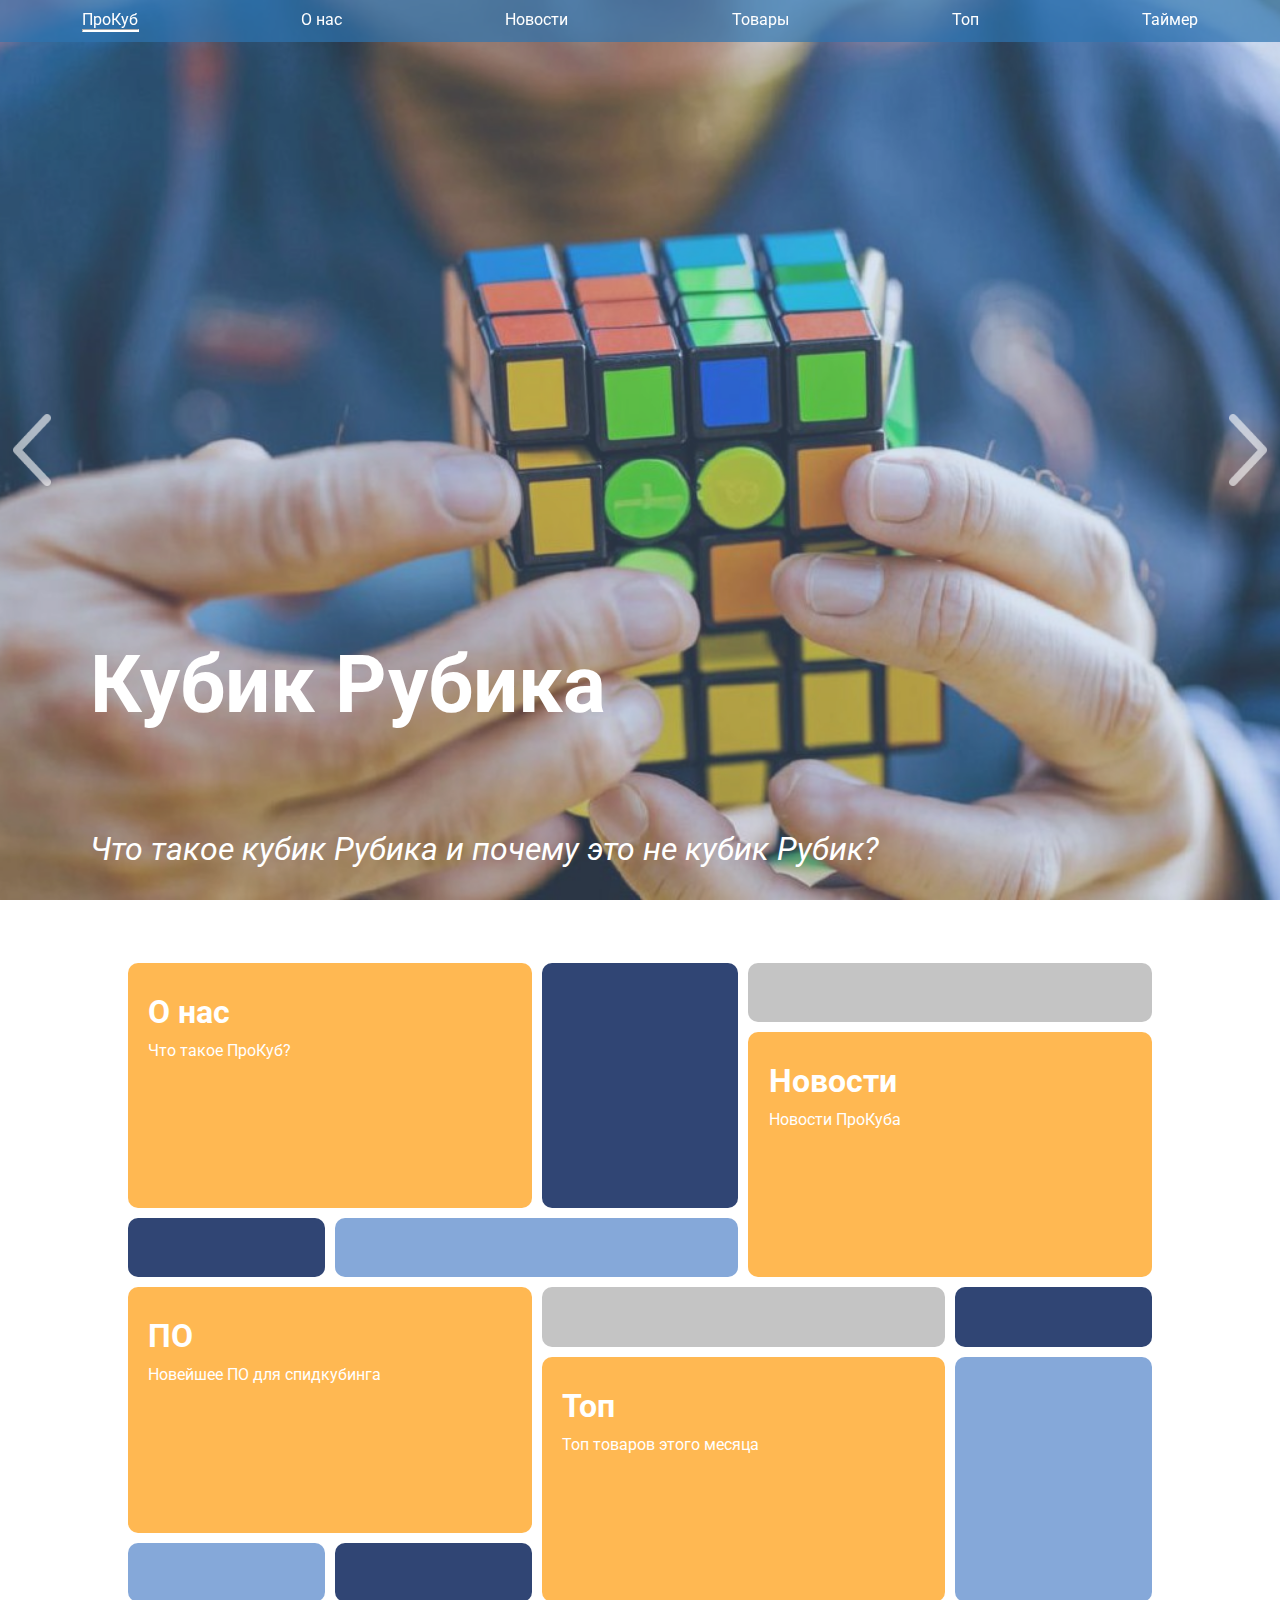
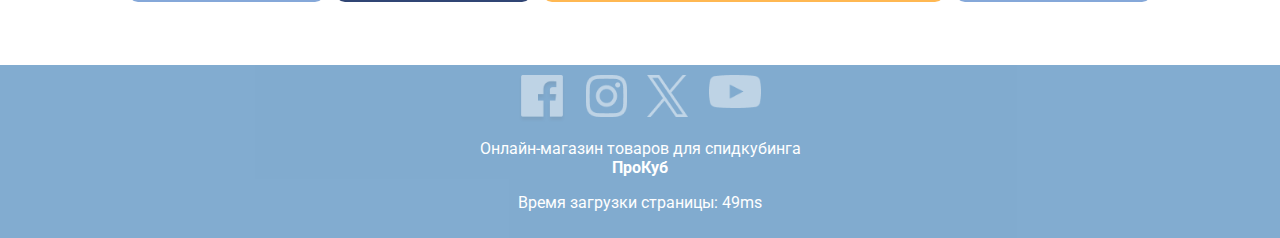
<file: index.html>
<!DOCTYPE html>
<html lang="ru">
<head>
  <script type="text/javascript" src="src/common.js"></script>
  <meta charset="UTF-8">
  <meta name="viewport" content="width=device-width, initial-scale=1.0">
  <title>Прокуб</title>
  <link rel="stylesheet" type="text/css" href="public/css/style.css">
  <link rel="preconnect" href="https://fonts.googleapis.com">
  <link rel="preconnect" href="https://fonts.gstatic.com" crossorigin>
  <link href="https://fonts.googleapis.com/css2?family=Roboto&display=swap" rel="stylesheet">
  <script type="text/javascript" src="src/slider.js"></script>
  <link rel="shortcut icon" href="public/img/logo.png" type="image/png">
</head>
<body>
<!-- Header part -->
<header id="header">
  <div class="header__logo" id="top_menu_logo">
    <a href="#">
      <img src="public/img/logo.png" alt="logo">
    </a>
  </div>
  <nav id="top_menu" class="menu">
    <ul class="menu__navigation">
      <li><a href="index.html" class="menu__point"><h1 class="menu__shop-header">ПроКуб</h1><hr class="menu__underline"></a></li>
      <li><a href="about.html" class="menu__point">О нас<hr class="menu__underline"></a></li>
      <li><a href="news.html" class="menu__point">Новости<hr class="menu__underline"></a></li>
      <li><a href="shop.html" class="menu__point">Товары<hr class="menu__underline"></a></li>
      <li><a href="top.html" class="menu__point">Топ<hr class="menu__underline"></a></li>
      <li><a href="timer.html" class="menu__point">Таймер<hr class="menu__underline"></a></li>
    </ul>
  </nav>
</header>
<!-- Slider -->
<aside class="slider" id="slider">
  <div class="slider__background">
    <a href="#" onclick="prev_slide()">
      <div class="slider__arrow">
        <img src="public/img/left_arrow.png">
      </div>
    </a>
    <a href="#" id="slide" class="slider__container">
      <h2 id="slider__header"></h2>
      <p id="slider__text"></p>
    </a>
    <a href="#" onclick="next_slide()">
      <div class="slider__arrow">
        <img src="public/img/right_arrow.png">
      </div>
    </a>
  </div>
</aside>
<!-- Main part -->
<main class="tiles">
  <a href="about.html" id="post-1" class="article">
    <h3 class="article__header">О нас</h3>
    <p class="article__text">Что такое ПроКуб?</p>
  </a>
  <div id="post-2"></div>
  <div id="post-3"></div>
  <div id="post-4"></div>
  <a href="news.html" id="post-5" class="article">
    <h3 class="article__header">Новости</h3>
    <p class="article__text">Новости ПроКуба</p>
  </a>
  <div id="post-6"></div>
  <a href="software.html" id="post-7" class="article">
    <h3 class="article__header">ПО</h3>
    <p class="article__text">Новейшее ПО для спидкубинга</p>
  </a>
  <div id="post-8"></div>
  <div id="post-9"></div>
  <div id="post-10"></div>
  <a href="top.html" id="post-11" class="article">
    <h3 class="article__header">Топ</h3>
    <p class="article__text">Топ товаров этого месяца</p>
  </a>
  <div id="post-12"></div>
  <div id="post-13"></div>
</main>
<!-- Footer part -->
<footer>
  <ul class="icons">
    <li><a href="#"><img src="public/img/facebook.png" class="icons__icon"></a></li>
    <li><a href="#"><img src="public/img/instagram.png" class="icons__icon"></a></li>
    <li><a href="#"><img src="public/img/twitter.png" class="icons__icon"></a></li>
    <li><a href="#"><img src="public/img/youtube.png" class="icons__icon"></a></li>
  </ul>
  <p>
    Онлайн-магазин товаров для спидкубинга<br><b>ПроКуб</b>
  </p>
  <p id="load_time"></p>
</footer>
</body>
</html>
</file>
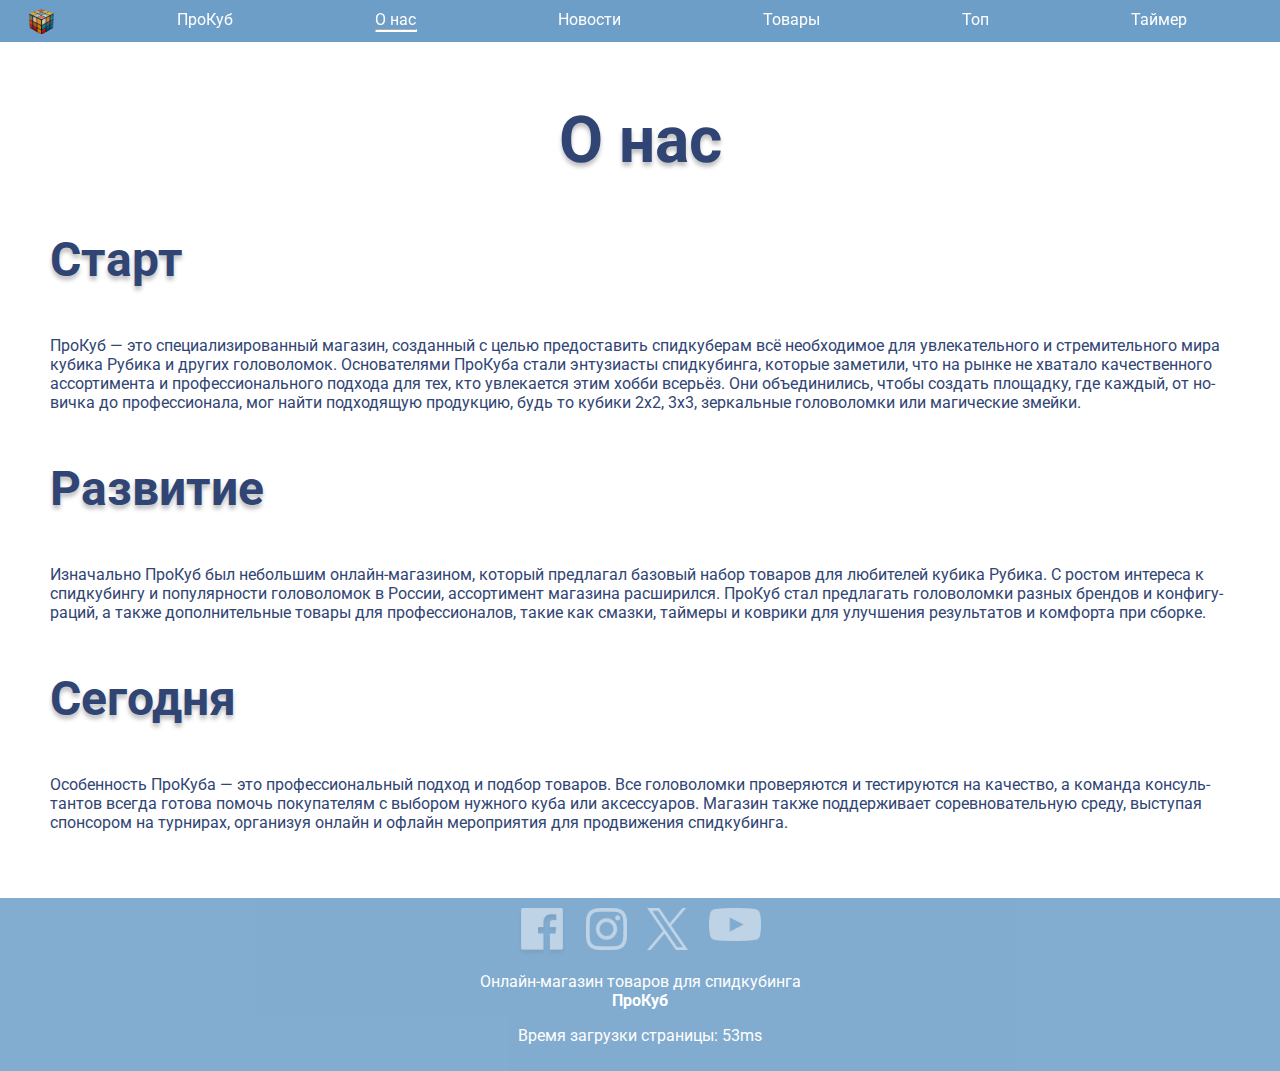
<file: about.html>
<!DOCTYPE html>
<html lang="ru">
<head>
  <script type="text/javascript" src="src/common.js"></script>
  <meta charset="UTF-8">
  <meta name="viewport" content="width=device-width, initial-scale=1.0">
  <title>Прокуб</title>
  <link rel="stylesheet" type="text/css" href="public/css/style.css">
  <link rel="preconnect" href="https://fonts.googleapis.com">
  <link rel="preconnect" href="https://fonts.gstatic.com" crossorigin>
  <link href="https://fonts.googleapis.com/css2?family=Roboto&display=swap" rel="stylesheet">
  <link rel="shortcut icon" href="public/img/logo.png" type="image/png">
</head>
<body>
<!-- Header part -->
<header id="header">
  <div class="header__logo" id="top_menu_logo">
    <a href="#">
      <img src="public/img/logo.png" alt="logo">
    </a>
  </div>
  <nav id="top_menu" class="menu">
    <ul class="menu__navigation">
      <li><a href="index.html" class="menu__point"><h1 class="menu__shop-header">ПроКуб</h1><hr class="menu__underline"></a></li>
      <li><a href="about.html" class="menu__point">О нас<hr class="menu__underline"></a></li>
      <li><a href="news.html" class="menu__point">Новости<hr class="menu__underline"></a></li>
      <li><a href="shop.html" class="menu__point">Товары<hr class="menu__underline"></a></li>
      <li><a href="top.html" class="menu__point">Топ<hr class="menu__underline"></a></li>
      <li><a href="timer.html" class="menu__point">Таймер<hr class="menu__underline"></a></li>
    </ul>
  </nav>
</header>
<!-- Main part -->
<main>
  <article class="content">
    <h2 class="content__title_big">О нас</h2>
    <h3 class="content__title">Старт</h3>
    <section>
      <p class="content__text">
        ПроКуб — это специализированный магазин, созданный с целью предоставить спидкуберам всё необходимое для увлекательного и стремительного мира кубика Рубика и других головоломок. Основателями ПроКуба стали энтузиасты спидкубинга, которые заметили, что на рынке не хватало качественного ассортимента и профессионального подхода для тех, кто увлекается этим хобби всерьёз. Они объединились, чтобы создать площадку, где каждый, от новичка до профессионала, мог найти подходящую продукцию, будь то кубики 2x2, 3x3, зеркальные головоломки или магические змейки.
      </p>
    </section>
    <h3 class="content__title">Развитие</h3>
    <section>
      <p class="content__text">
        Изначально ПроКуб был небольшим онлайн-магазином, который предлагал базовый набор товаров для любителей кубика Рубика. С ростом интереса к спидкубингу и популярности головоломок в России, ассортимент магазина расширился. ПроКуб стал предлагать головоломки разных брендов и конфигураций, а также дополнительные товары для профессионалов, такие как смазки, таймеры и коврики для улучшения результатов и комфорта при сборке.
      </p>
    </section>
    <h3 class="content__title">Сегодня</h3>
    <section>
      <p class="content__text">
        Особенность ПроКуба — это профессиональный подход и подбор товаров. Все головоломки проверяются и тестируются на качество, а команда консультантов всегда готова помочь покупателям с выбором нужного куба или аксесcуаров. Магазин также поддерживает соревновательную среду, выступая спонсором на турнирах, организуя онлайн и офлайн мероприятия для продвижения спидкубинга.
      </p>
    </section>
  </article>
</main>
<!-- Footer part -->
<footer>
  <ul class="icons">
    <li><a href="#"><img src="public/img/facebook.png" class="icons__icon"></a></li>
    <li><a href="#"><img src="public/img/instagram.png" class="icons__icon"></a></li>
    <li><a href="#"><img src="public/img/twitter.png" class="icons__icon"></a></li>
    <li><a href="#"><img src="public/img/youtube.png" class="icons__icon"></a></li>
  </ul>
  <p>
    Онлайн-магазин товаров для спидкубинга<br><b>ПроКуб</b>
  </p>
  <p id="load_time"></p>
</footer>
</body>
</html>
</file>
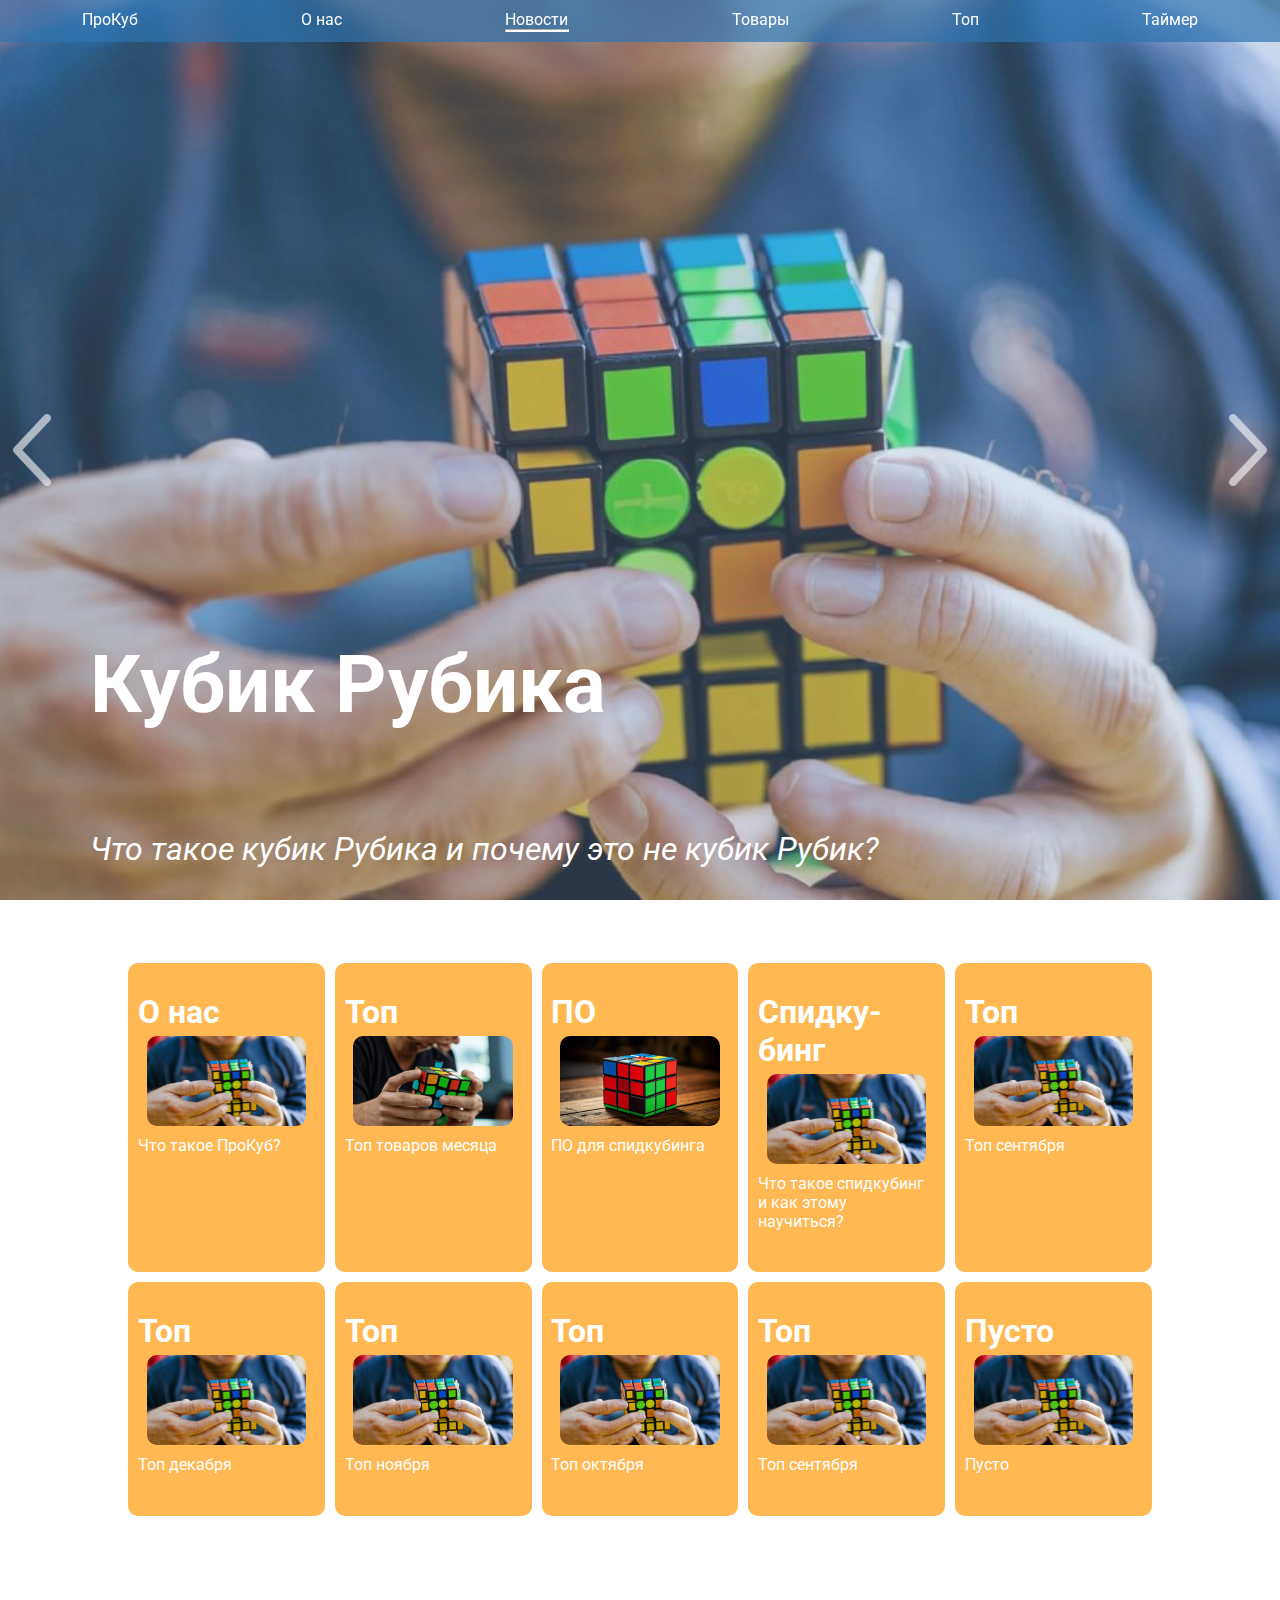
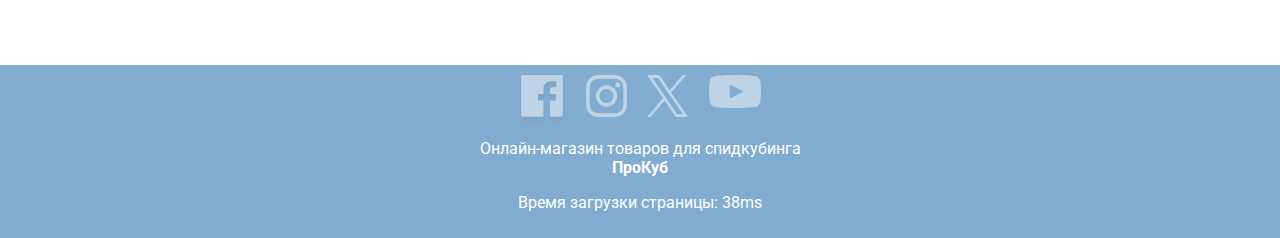
<file: news.html>
<!DOCTYPE html>
<html lang="ru">
<head>
  <script type="text/javascript" src="src/common.js"></script>
  <meta charset="UTF-8">
  <meta name="viewport" content="width=device-width, initial-scale=1.0">
  <title>Прокуб</title>
  <link rel="stylesheet" type="text/css" href="public/css/style.css">
  <link rel="preconnect" href="https://fonts.googleapis.com">
  <link rel="preconnect" href="https://fonts.gstatic.com" crossorigin>
  <link href="https://fonts.googleapis.com/css2?family=Roboto&display=swap" rel="stylesheet">
  <script type="text/javascript" src="src/slider.js"></script>
  <link rel="shortcut icon" href="public/img/logo.png" type="image/png">
</head>
<body>
<!-- Header part -->
<header id="header">
  <div class="header__logo" id="top_menu_logo">
    <a href="#">
      <img src="public/img/logo.png" alt="logo">
    </a>
  </div>
  <nav id="top_menu" class="menu">
    <ul class="menu__navigation">
      <li><a href="index.html" class="menu__point"><h1 class="menu__shop-header">ПроКуб</h1><hr class="menu__underline"></a></li>
      <li><a href="about.html" class="menu__point">О нас<hr class="menu__underline"></a></li>
      <li><a href="news.html" class="menu__point">Новости<hr class="menu__underline"></a></li>
      <li><a href="shop.html" class="menu__point">Товары<hr class="menu__underline"></a></li>
      <li><a href="top.html" class="menu__point">Топ<hr class="menu__underline"></a></li>
      <li><a href="timer.html" class="menu__point">Таймер<hr class="menu__underline"></a></li>
    </ul>
  </nav>
</header>
<!-- Slider -->
<aside class="slider" id="slider">
  <div class="slider__background">
    <a href="#" onclick="prev_slide()">
      <div class="slider__arrow">
        <img src="public/img/left_arrow.png">
      </div>
    </a>
    <a href="#" id="slide" class="slider__container">
      <h2 id="slider__header"></h2>
      <p id="slider__text"></p>
    </a>
    <a href="#" onclick="next_slide()">
      <div class="slider__arrow">
        <img src="public/img/right_arrow.png">
      </div>
    </a>
  </div>
</aside>
<!-- Main part -->
<main class="tiles">
  <a href="about.html" class="article">
    <h3 class="article__header">О нас</h3>
    <img src="public/img/slider_image_0.png" alt="image" class="article__image">
    <p class="article__text">Что такое ПроКуб?</p>
  </a>
  <a href="top.html" class="article">
    <h3 class="article__header">Топ</h3>
    <img src="public/img/slider_image_1.png" alt="image" class="article__image">
    <p class="article__text">Топ товаров месяца</p>
  </a>
  <a href="software.html" class="article">
    <h3 class="article__header">ПО</h3>
    <img src="public/img/slider_image_2.png" alt="image" class="article__image">
    <p class="article__text">ПО для спидкубинга</p>
  </a>
  <a href="#" class="article">
    <h3 class="article__header">Спидкубинг</h3>
    <img src="public/img/slider_image_0.png" alt="image" class="article__image">
    <p class="article__text">Что такое спидкубинг и как этому научиться?</p>
  </a>
  <a href="#" class="article">
    <h3 class="article__header">Топ</h3>
    <img src="public/img/slider_image_0.png" alt="image" class="article__image">
    <p class="article__text">Топ сентября</p>
  </a>
  <a href="#" class="article">
    <h3 class="article__header">Топ</h3>
    <img src="public/img/slider_image_0.png" alt="image" class="article__image">
    <p class="article__text">Топ декабря</p>
  </a>
  <a href="#" class="article">
    <h3 class="article__header">Топ</h3>
    <img src="public/img/slider_image_0.png" alt="image" class="article__image">
    <p class="article__text">Топ ноября</p>
  </a>
  <a href="#" class="article">
    <h3 class="article__header">Топ</h3>
    <img src="public/img/slider_image_0.png" alt="image" class="article__image">
    <p class="article__text">Топ октября</p>
  </a>
  <a href="#" class="article">
    <h3 class="article__header">Топ</h3>
    <img src="public/img/slider_image_0.png" alt="image" class="article__image">
    <p class="article__text">Топ сентября</p>
  </a>
  <a href="#" class="article">
    <h3 class="article__header">Пусто</h3>
    <img src="public/img/slider_image_0.png" alt="image" class="article__image">
    <p class="article__text">Пусто</p>
  </a>
</main>
<!-- Footer part -->
<footer>
  <ul class="icons">
    <li><a href="#"><img src="public/img/facebook.png" class="icons__icon"></a></li>
    <li><a href="#"><img src="public/img/instagram.png" class="icons__icon"></a></li>
    <li><a href="#"><img src="public/img/twitter.png" class="icons__icon"></a></li>
    <li><a href="#"><img src="public/img/youtube.png" class="icons__icon"></a></li>
  </ul>
  <p>
    Онлайн-магазин товаров для спидкубинга<br><b>ПроКуб</b>
  </p>
  <p id="load_time"></p>
</footer>
</body>
</html>
</file>
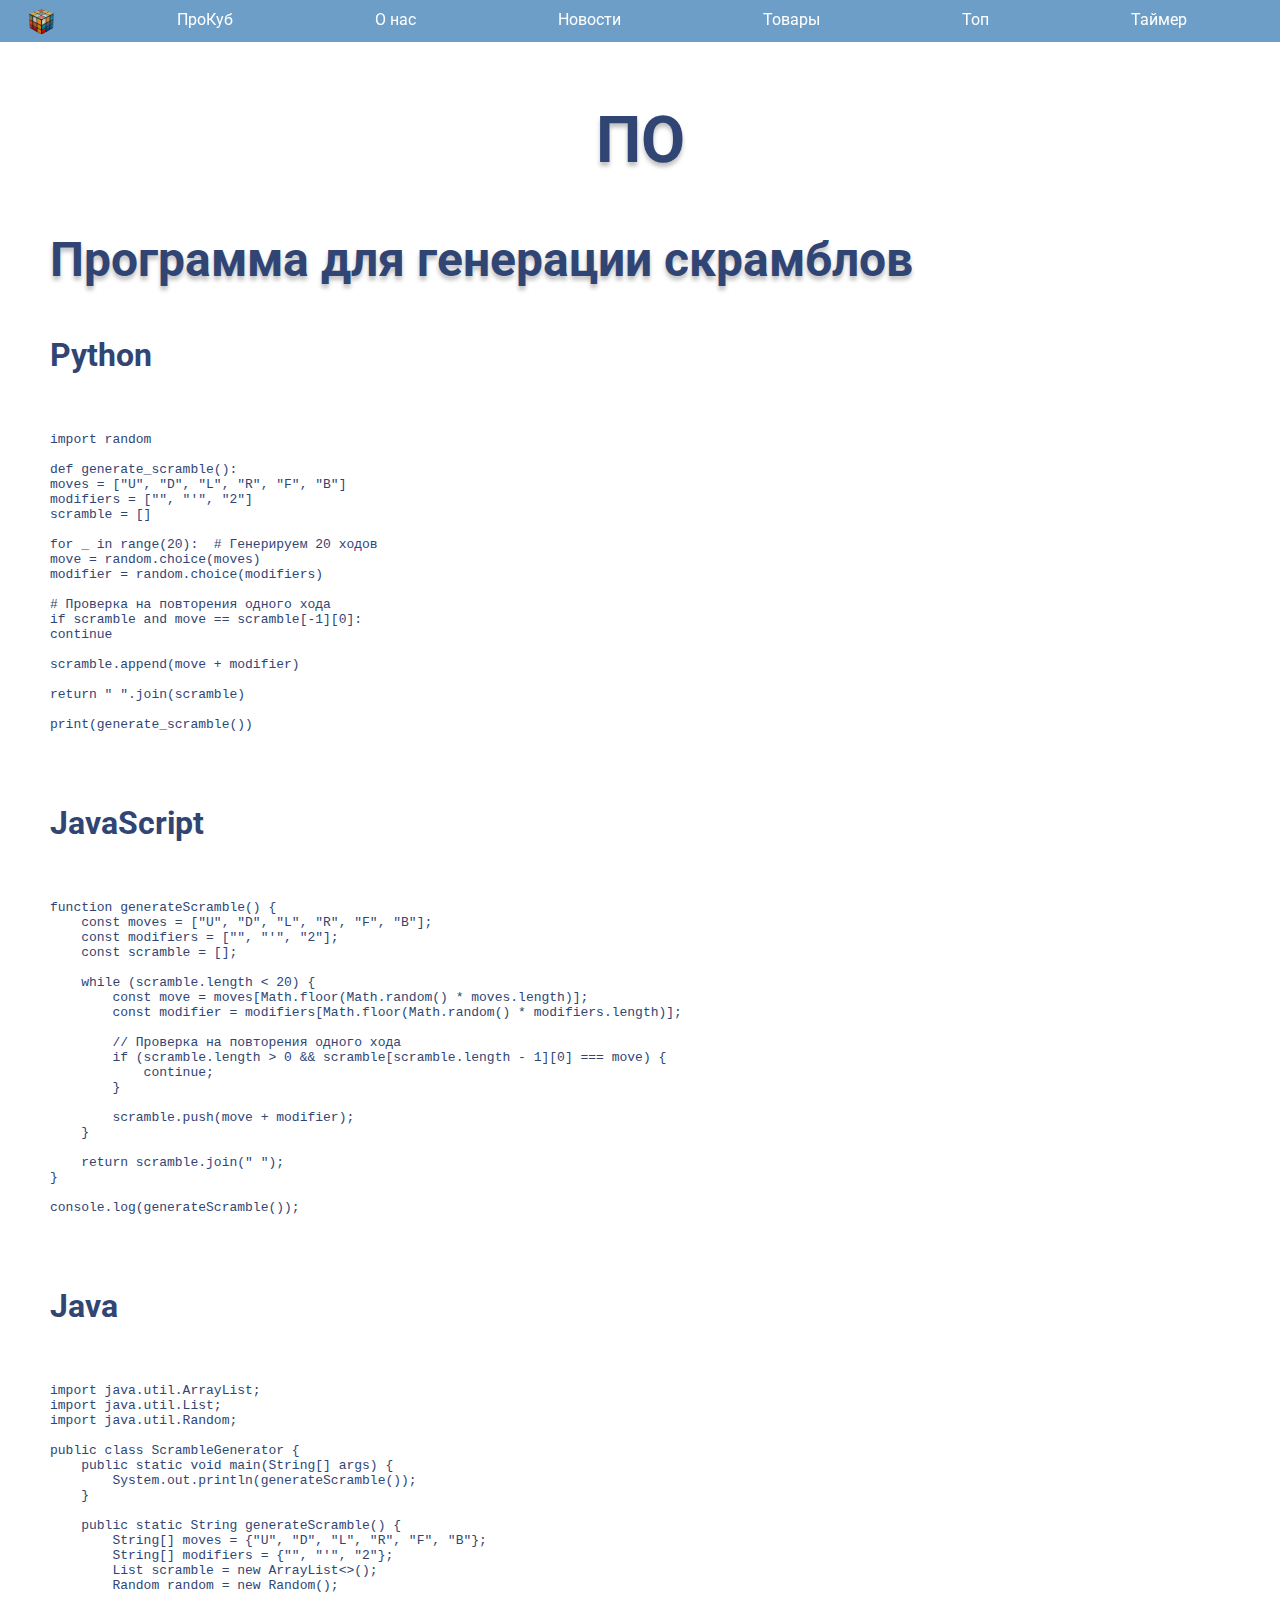
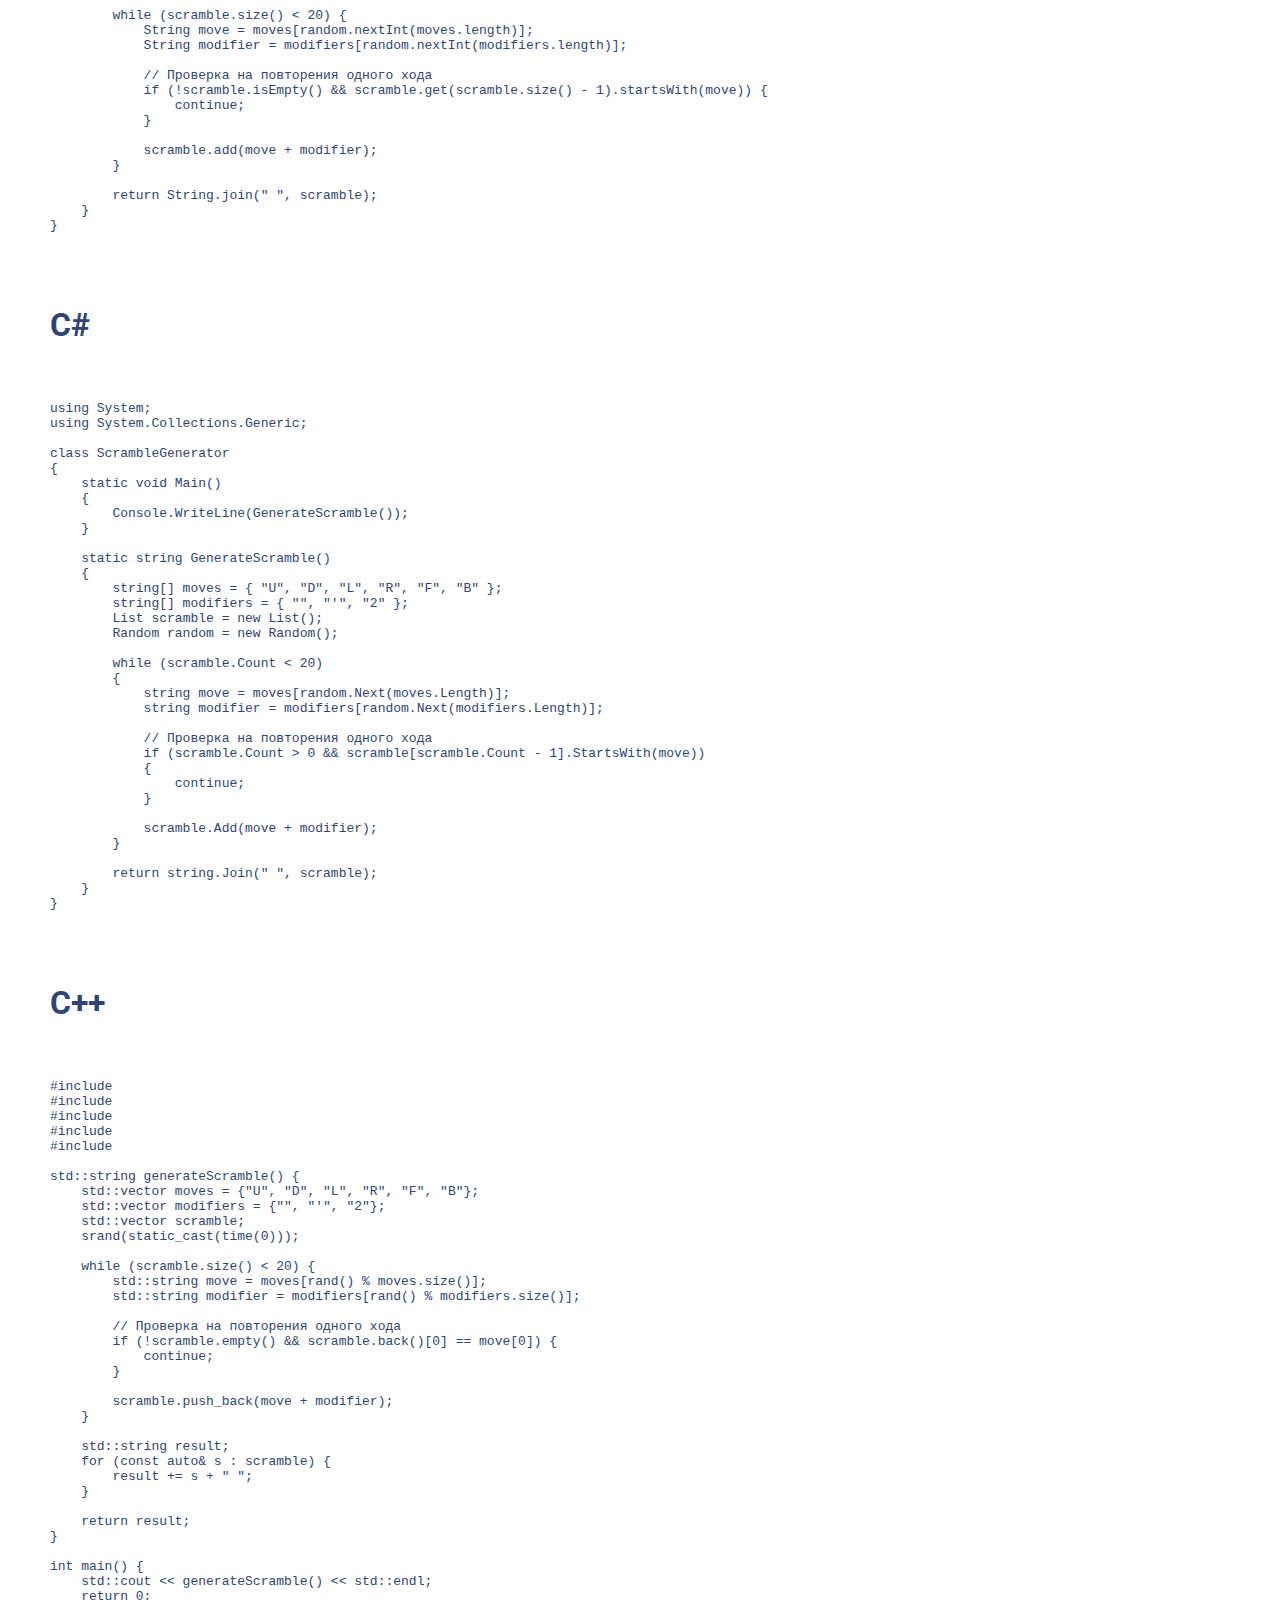
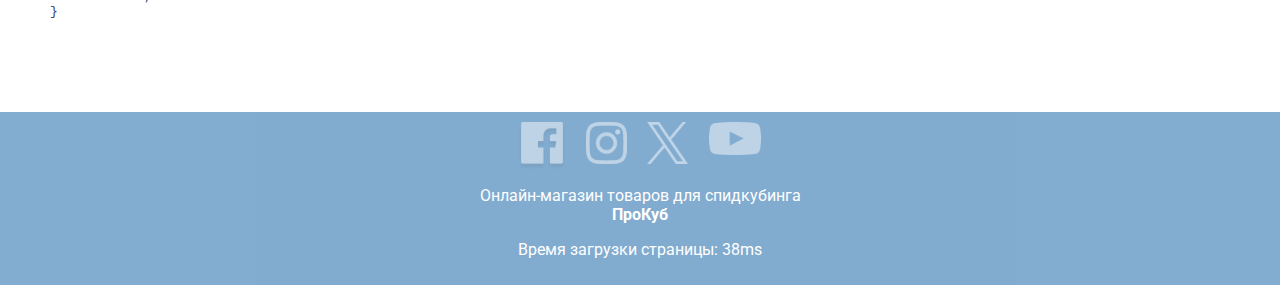
<file: software.html>
<!DOCTYPE html>
<html lang="ru">
<head>
  <script type="text/javascript" src="src/common.js"></script>
  <meta charset="UTF-8">
  <meta name="viewport" content="width=device-width, initial-scale=1.0">
  <title>Прокуб</title>
  <link rel="stylesheet" type="text/css" href="public/css/style.css">
  <link rel="preconnect" href="https://fonts.googleapis.com">
  <link rel="preconnect" href="https://fonts.gstatic.com" crossorigin>
  <link href="https://fonts.googleapis.com/css2?family=Roboto&display=swap" rel="stylesheet">
  <link rel="shortcut icon" href="public/img/logo.png" type="image/png">
</head>
<body>
<!-- Header part -->
<header id="header">
  <div class="header__logo" id="top_menu_logo">
    <a href="#">
      <img src="public/img/logo.png" alt="logo">
    </a>
  </div>
  <nav id="top_menu" class="menu">
    <ul class="menu__navigation">
      <li><a href="index.html" class="menu__point"><h1 class="menu__shop-header">ПроКуб</h1><hr class="menu__underline"></a></li>
      <li><a href="about.html" class="menu__point">О нас<hr class="menu__underline"></a></li>
      <li><a href="news.html" class="menu__point">Новости<hr class="menu__underline"></a></li>
      <li><a href="shop.html" class="menu__point">Товары<hr class="menu__underline"></a></li>
      <li><a href="top.html" class="menu__point">Топ<hr class="menu__underline"></a></li>
      <li><a href="timer.html" class="menu__point">Таймер<hr class="menu__underline"></a></li>
    </ul>
  </nav>
</header>
<!-- Main part -->
<main>
  <article class="content">
    <h2 class="content__title_big">ПО</h2>
    <h3 class="content__title">Программа для генерации скрамблов</h3>
    <h4 class="content__title_small">Python</h4>
    <pre>
      <code>
import random

def generate_scramble():
moves = ["U", "D", "L", "R", "F", "B"]
modifiers = ["", "'", "2"]
scramble = []

for _ in range(20):  # Генерируем 20 ходов
move = random.choice(moves)
modifier = random.choice(modifiers)

# Проверка на повторения одного хода
if scramble and move == scramble[-1][0]:
continue

scramble.append(move + modifier)

return " ".join(scramble)

print(generate_scramble())
      </code>
    </pre>
    <h4 class="content__title_small">JavaScript</h4>
    <pre>
      <code>
function generateScramble() {
    const moves = ["U", "D", "L", "R", "F", "B"];
    const modifiers = ["", "'", "2"];
    const scramble = [];

    while (scramble.length < 20) {
        const move = moves[Math.floor(Math.random() * moves.length)];
        const modifier = modifiers[Math.floor(Math.random() * modifiers.length)];

        // Проверка на повторения одного хода
        if (scramble.length > 0 && scramble[scramble.length - 1][0] === move) {
            continue;
        }

        scramble.push(move + modifier);
    }

    return scramble.join(" ");
}

console.log(generateScramble());
      </code>
    </pre>
    <h4 class="content__title_small">Java</h4>
    <pre>
      <code>
import java.util.ArrayList;
import java.util.List;
import java.util.Random;

public class ScrambleGenerator {
    public static void main(String[] args) {
        System.out.println(generateScramble());
    }

    public static String generateScramble() {
        String[] moves = {"U", "D", "L", "R", "F", "B"};
        String[] modifiers = {"", "'", "2"};
        List<String> scramble = new ArrayList<>();
        Random random = new Random();

        while (scramble.size() < 20) {
            String move = moves[random.nextInt(moves.length)];
            String modifier = modifiers[random.nextInt(modifiers.length)];

            // Проверка на повторения одного хода
            if (!scramble.isEmpty() && scramble.get(scramble.size() - 1).startsWith(move)) {
                continue;
            }

            scramble.add(move + modifier);
        }

        return String.join(" ", scramble);
    }
}
      </code>
    </pre>
    <h4 class="content__title_small">C#</h4>
    <pre>
      <code>
using System;
using System.Collections.Generic;

class ScrambleGenerator
{
    static void Main()
    {
        Console.WriteLine(GenerateScramble());
    }

    static string GenerateScramble()
    {
        string[] moves = { "U", "D", "L", "R", "F", "B" };
        string[] modifiers = { "", "'", "2" };
        List<string> scramble = new List<string>();
        Random random = new Random();

        while (scramble.Count < 20)
        {
            string move = moves[random.Next(moves.Length)];
            string modifier = modifiers[random.Next(modifiers.Length)];

            // Проверка на повторения одного хода
            if (scramble.Count > 0 && scramble[scramble.Count - 1].StartsWith(move))
            {
                continue;
            }

            scramble.Add(move + modifier);
        }

        return string.Join(" ", scramble);
    }
}
      </code>
    </pre>
    <h4 class="content__title_small">C++</h4>
    <pre>
      <code>
#include <iostream>
#include <vector>
#include <string>
#include <cstdlib>
#include <ctime>

std::string generateScramble() {
    std::vector<std::string> moves = {"U", "D", "L", "R", "F", "B"};
    std::vector<std::string> modifiers = {"", "'", "2"};
    std::vector<std::string> scramble;
    srand(static_cast<unsigned>(time(0)));

    while (scramble.size() < 20) {
        std::string move = moves[rand() % moves.size()];
        std::string modifier = modifiers[rand() % modifiers.size()];

        // Проверка на повторения одного хода
        if (!scramble.empty() && scramble.back()[0] == move[0]) {
            continue;
        }

        scramble.push_back(move + modifier);
    }

    std::string result;
    for (const auto& s : scramble) {
        result += s + " ";
    }

    return result;
}

int main() {
    std::cout << generateScramble() << std::endl;
    return 0;
}
      </code>
    </pre>
  </article>
</main>
<!-- Footer part -->
<footer>
  <ul class="icons">
    <li><a href="#"><img src="public/img/facebook.png" class="icons__icon"></a></li>
    <li><a href="#"><img src="public/img/instagram.png" class="icons__icon"></a></li>
    <li><a href="#"><img src="public/img/twitter.png" class="icons__icon"></a></li>
    <li><a href="#"><img src="public/img/youtube.png" class="icons__icon"></a></li>
  </ul>
  <p>
    Онлайн-магазин товаров для спидкубинга<br><b>ПроКуб</b>
  </p>
  <p id="load_time"></p>
</footer>
</body>
</html>
</file>
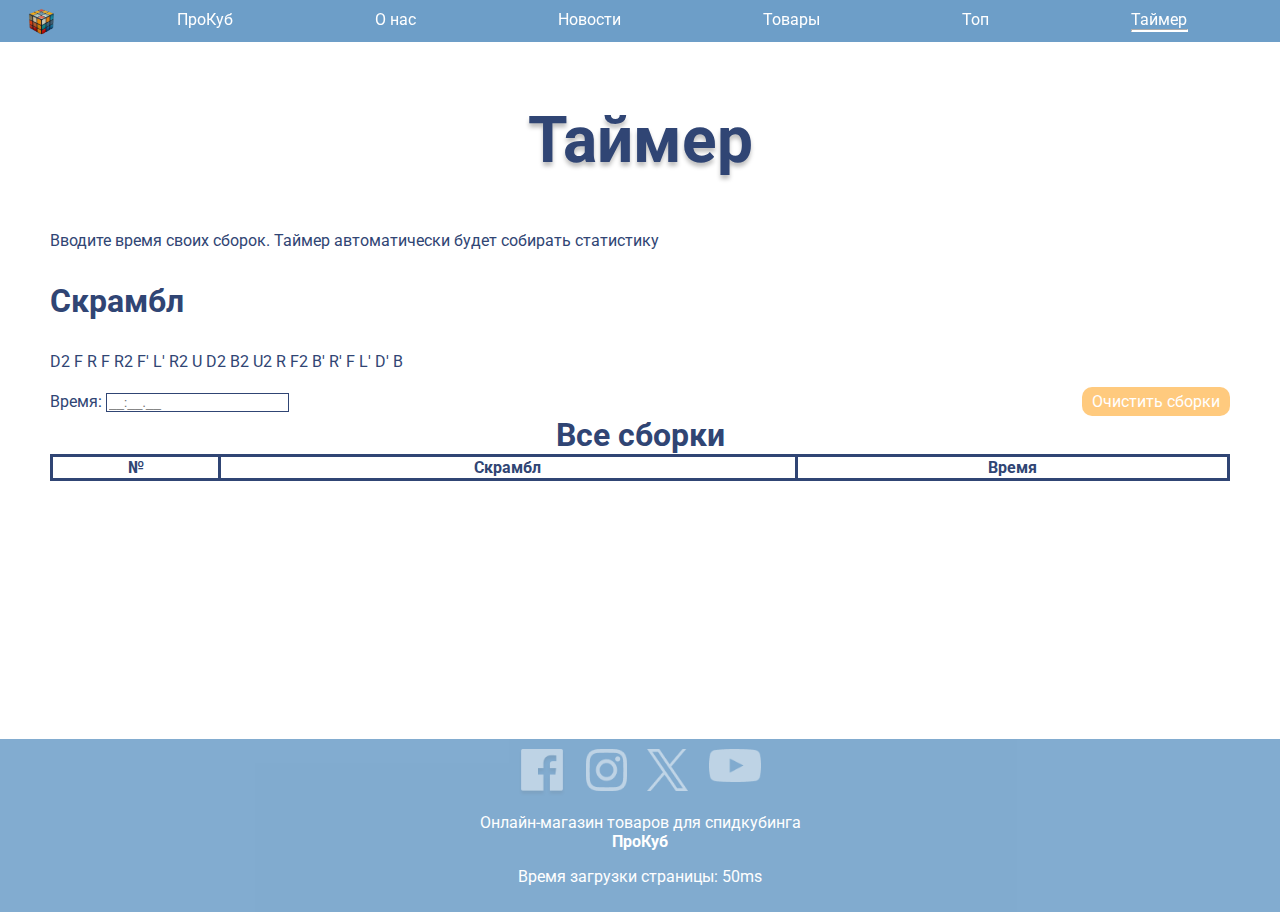
<file: timer.html>
<!DOCTYPE html>
<html lang="ru">
<head>
    <script type="text/javascript" src="src/common.js"></script>
    <meta charset="UTF-8">
    <meta name="viewport" content="width=device-width, initial-scale=1.0">
    <title>Прокуб</title>
    <link rel="stylesheet" type="text/css" href="public/css/style.css">
    <link rel="preconnect" href="https://fonts.googleapis.com">
    <link rel="preconnect" href="https://fonts.gstatic.com" crossorigin>
    <link href="https://fonts.googleapis.com/css2?family=Roboto&display=swap" rel="stylesheet">
    <link rel="shortcut icon" href="public/img/logo.png" type="image/png">
</head>
<body>
<!-- Header part -->
<header id="header">
    <div class="header__logo" id="top_menu_logo">
        <a href="#">
            <img src="public/img/logo.png" alt="logo">
        </a>
    </div>
    <nav id="top_menu" class="menu">
        <ul class="menu__navigation">
            <li><a href="index.html" class="menu__point"><h1 class="menu__shop-header">ПроКуб</h1><hr class="menu__underline"></a></li>
            <li><a href="about.html" class="menu__point">О нас<hr class="menu__underline"></a></li>
            <li><a href="news.html" class="menu__point">Новости<hr class="menu__underline"></a></li>
            <li><a href="shop.html" class="menu__point">Товары<hr class="menu__underline"></a></li>
            <li><a href="top.html" class="menu__point">Топ<hr class="menu__underline"></a></li>
            <li><a href="timer.html" class="menu__point">Таймер<hr class="menu__underline"></a></li>
        </ul>
    </nav>
</header>
<!-- Main part -->
<main>
    <article class="content">
        <h2 class="content__title_big">Таймер</h2>
        <p class="content__text">Вводите время своих сборок. Таймер автоматически будет собирать статистику</p>
        <h3 class="content__title_small">Скрамбл</h3>
        <p class="content__text" id="scramble"></p>
        <div class="timer">
            <form name="solving">
                <label>
                    Время: <input type="text" name="time" placeholder="__:__.__" class="input-form">
                </label>
                <input type="submit" name="solving_submit" hidden>
            </form>
            <button class="timer__button" onclick="deleteSolvings()">Очистить сборки</button>
        </div>
        <section>
            <table class="common-table" id="solvings_table">
                <caption>
                    <h3 class="content__title_small common-table__header">Все сборки</h3>
                </caption>
                <tbody>
                <tr>
                    <th>№</th>
                    <th>Скрамбл</th>
                    <th>Время</th>
                </tr>
                </tbody>
            </table>
        </section>
    </article>
</main>
<!-- Footer part -->
<footer>
    <ul class="icons">
        <li><a href="#"><img src="public/img/facebook.png" class="icons__icon"></a></li>
        <li><a href="#"><img src="public/img/instagram.png" class="icons__icon"></a></li>
        <li><a href="#"><img src="public/img/twitter.png" class="icons__icon"></a></li>
        <li><a href="#"><img src="public/img/youtube.png" class="icons__icon"></a></li>
    </ul>
    <p>
        Онлайн-магазин товаров для спидкубинга<br><b>ПроКуб</b>
    </p>
    <p id="load_time"></p>
</footer>
<script type="text/javascript" src="src/timer.js"></script>
</body>
</html>
</file>
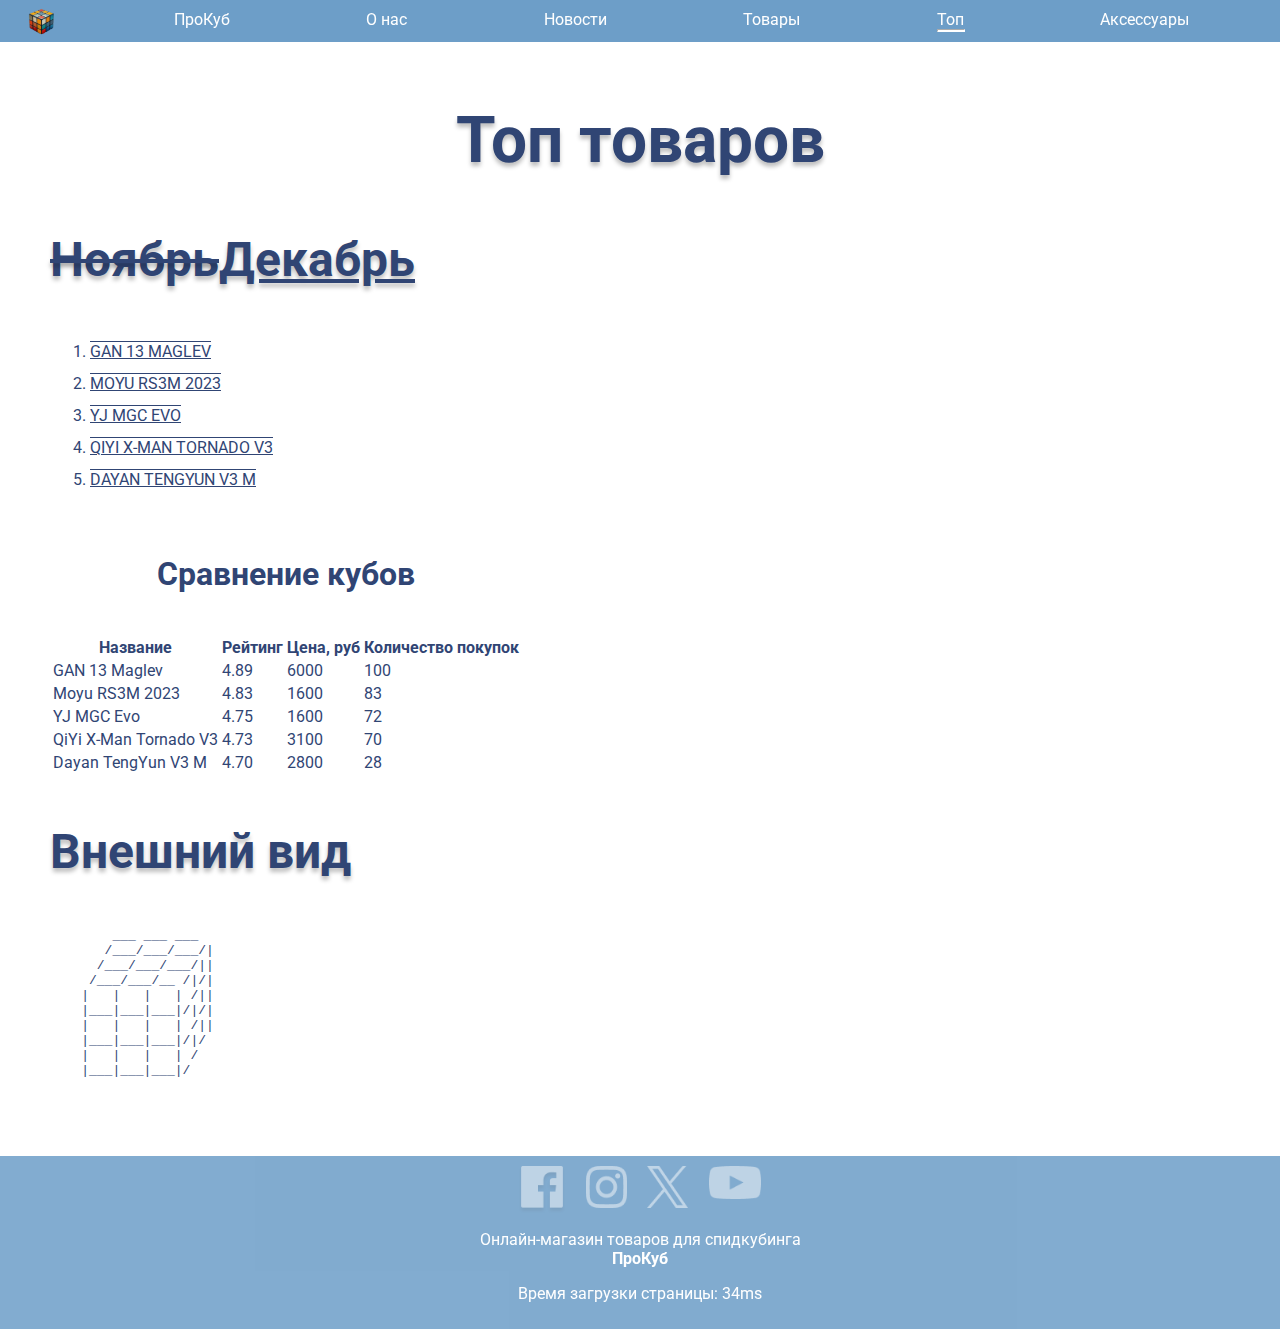
<file: top.html>
<!DOCTYPE html>
<html lang="ru">
<head>
    <meta charset="UTF-8">
    <meta name="viewport" content="width=device-width, initial-scale=1.0">
    <title>Прокуб</title>
    <link rel="stylesheet" type="text/css" href="public/css/style.css">
    <link rel="preconnect" href="https://fonts.googleapis.com">
    <link rel="preconnect" href="https://fonts.gstatic.com" crossorigin>
    <link href="https://fonts.googleapis.com/css2?family=Roboto&display=swap" rel="stylesheet">
    <script type="text/javascript" src="src/common.js"></script>
    <link rel="shortcut icon" href="public/img/logo.png" type="image/png">
</head>
<body>
<!-- Header part -->
<header id="header">
    <div class="header__logo" id="top_menu_logo">
        <a href="#">
            <img src="public/img/logo.png" alt="logo">
        </a>
    </div>
    <nav id="top_menu" class="menu">
        <ul class="menu__navigation">
            <li><a href="index.html" class="menu__point"><h1 class="menu__shop-header">ПроКуб</h1><hr class="menu__underline"></a></li>
            <li><a href="about.html" class="menu__point">О нас<hr class="menu__underline"></a></li>
            <li><a href="news.html" class="menu__point">Новости<hr class="menu__underline"></a></li>
            <li><a href="shop.html" class="menu__point">Товары<hr class="menu__underline"></a></li>
            <li><a href="top.html" class="menu__point">Топ<hr class="menu__underline"></a></li>
            <li><a href="accessories.html" class="menu__point">Аксессуары<hr class="menu__underline"></a></li>
        </ul>
    </nav>
</header>
<!-- Main part -->
<main>
    <article class="content">
        <h2 class="content__title_big">Топ товаров</h2>
        <h3 class="content__title"><del>Ноябрь</del><ins>Декабрь</ins></h3>
        <section>
            <ol class="content__text_loose">
                <li>GAN 13 Maglev</li>
                <li>Moyu RS3M 2023</li>
                <li>YJ MGC Evo</li>
                <li>QiYi X-Man Tornado V3</li>
                <li>Dayan TengYun V3 M</li>
            </ol>
            <table class="top-table">
                <caption>
                    <h4 class="content__title_small top-table__header">Сравнение кубов</h4>
                </caption>
                <tbody>
                    <tr>
                        <th>Название</th>
                        <th>Рейтинг</th>
                        <th>Цена, руб</th>
                        <th>Количество покупок</th>
                    </tr>
                    <tr>
                        <td>GAN 13 Maglev</td>
                        <td>4.89</td>
                        <td>6000</td>
                        <td>100</td>
                    </tr>
                    <tr>
                        <td>Moyu RS3M 2023</td>
                        <td>4.83</td>
                        <td>1600</td>
                        <td>83</td>
                    </tr>
                    <tr>
                        <td>YJ MGC Evo</td>
                        <td>4.75</td>
                        <td>1600</td>
                        <td>72</td>
                    </tr>
                    <tr>
                        <td>QiYi X-Man Tornado V3</td>
                        <td>4.73</td>
                        <td>3100</td>
                        <td>70</td>
                    </tr>
                    <tr>
                        <td>Dayan TengYun V3 M</td>
                        <td>4.70</td>
                        <td>2800</td>
                        <td>28</td>
                    </tr>
                </tbody>
            </table>
        </section>
        <h3 class="content__title">Внешний вид</h3>
        <pre class="content__text">
        ___ ___ ___
       /___/___/___/|
      /___/___/___/||
     /___/___/__ /|/|
    |   |   |   | /||
    |___|___|___|/|/|
    |   |   |   | /||
    |___|___|___|/|/
    |   |   |   | /
    |___|___|___|/
        </pre>
    </article>
</main>
<!-- Footer part -->
<footer>
    <ul class="icons">
        <li><a href="#"><img src="public/img/facebook.png" class="icons__icon"></a></li>
        <li><a href="#"><img src="public/img/instagram.png" class="icons__icon"></a></li>
        <li><a href="#"><img src="public/img/twitter.png" class="icons__icon"></a></li>
        <li><a href="#"><img src="public/img/youtube.png" class="icons__icon"></a></li>
    </ul>
    <p>
        Онлайн-магазин товаров для спидкубинга<br><b>ПроКуб</b>
    </p>
    <p id="load_time"></p>
</footer>
</body>
</html>
</file>
<file: public/css/style.css>
body {
	margin: 0;
	padding: 0;
	width: 100%;
	min-height: 100vh;
	font-family: "Roboto", "Arial", sans-serif;
	-moz-background-size: cover;
    -webkit-background-size: cover;
    -o-background-size: cover;
    background-size: cover;
    display: flex;
    flex-direction: column;
    justify-content: space-between;
	hyphens: auto;
	@media (min-width: 300px) {
		font-size: 0.75em;
	}
	@media (min-width: 500px) {
		font-size: 1em;
	}
	@media (min-width: 2000px) {
		font-size: 2em;
	}
}
a {
	text-decoration: none;
}
h1 {
	margin: 0;
}
p {
	padding: 0;
}
img {
	image-rendering: -moz-crisp-edges;
    -ms-interpolation-mode: nearest-neighbor;
    image-rendering: crisp-edges;
    height: auto;
    display: block;
    margin: 0 auto;
}
ul {
	padding: 0;
	list-style-type: none;
}
button {
	border: none;
	background-color: #FFFFFF00;
	cursor: pointer;
	font-family: "Roboto", "Arial", sans-serif;
	@media (min-width: 300px) {
		font-size: 0.75em;
	}
	@media (min-width: 500px) {
		font-size: 1em;
	}
	@media (min-width: 2000px) {
		font-size: 2em;
	}
}
header {
	position: fixed;
	display: flex;
	flex-direction: row;
	justify-content: space-around;
	align-items: center;
	background-color: #2E74B0B2;
	width: 100vw;
	z-index: 2;
}
li {
	text-decoration: none;
}
footer {
	background-color: #2E74B0;
	color: white;
	text-align: center;
	padding-top: 10px;
	padding-bottom: 10px;
	opacity: 0.6;
	transition: 0.5s;
}
button {
	border: none;
}
main {
	padding: 50px;
	min-height: 71vh;
}

.menu {
	display: flex;
	justify-content: space-around;
	flex-direction: row;
	position: static;
	width: 100%;
	margin: 0;
	opacity: 1;
	padding: 10px 0;
	align-items: center;
}
.header__logo {
	display: flex;
	width: 10%;
	align-items: center;
}
.logo img {
  	width: 100%;
}
.menu__navigation {
	width: 100%;
	display: flex;
	flex-direction: row;
	justify-content: space-around;
	margin-bottom: 0;
	margin-top: 0;
	vertical-align: middle;
}
.menu__point {
	width: 100%;
	color: white;
	text-align: center;
	font-size: 1em;
}
.menu__shop-header {
	font-size: 1em;
	font-weight: normal;
}
.icons {
	display: flex;
	flex-direction: row;
	justify-content: space-between;
	margin: auto;
	width: 20%;
}
.icons__icon {
	opacity: 0.5;
	transition: 0.5s;
	width: 80%;
}
.menu__underline {
	opacity: 0;
	transition: 0.5s;
	width: 0;
	height: 1px;
	margin: 0;
	border-color: white;
	background-color: white;
}
.header__logo {
	opacity: 1;
	width: 0;
}
.header__logo img {
	width: 100%;
}
.slider {
	width: 100%;
	height: 100vh;
	object-fit: cover;
    background-size: cover;
	background-position: center;
	background-repeat: no-repeat;
}
.slider__arrow {
	opacity: 0.6;
	width: 5vw;
	height: 100vh;
	transition: 0.5s;
	display: flex;
	align-items: center;
}
.slider__arrow img{
	width: 3vw;
}
.slider__background {
	width: 100%;
	height: 100%;
	background-color: #85A8D94D;
	display: flex;
	flex-direction: row;
	justify-content: space-between;
}
.slider__container {
	padding-left: 2%;
	padding-right: 2%;
	display: flex;
	flex-direction: column;
	justify-content: flex-end;
	width: 90vw;
}
#slider__header {
	font-weight: bold;
	font-size: 5em;
	color: white;
	transition: 0.5s;
	opacity: 0;
}
#slider__text {
	font-style: italic;
	font-weight: normal;
	font-size: 2em;
	color: white;
	transition: 0.5s;
	opacity: 0;
}

.tiles {
	grid-gap: 10px;
	display: grid;
	width: 80%;
	grid-template-columns: repeat(1, 1fr);
	@media (min-width: 320px) {
		grid-template-columns: repeat(1, 1fr);
		grid-template-areas:
			"a"
			"e"
			"g"
			"k";
	}
	@media (min-width: 600px) {
		grid-template-columns: repeat(3, 1fr);
		grid-template-areas:
			"a a b"
			"a a b"
			"f e e"
			"m e e"
			"g g g"
			"k k h"
			"k k i"
			"j l l";
	}
	@media (min-width: 1000px) {
		grid-template-columns: repeat(5, 1fr);
		grid-template-areas:
			"a a b c c"
			"a a b e e"
			"d f f e e"
			"g g i i h"
			"g g k k j"
			"l m k k j";
	}
	gap: 10px;
  	color: white;
	padding: 7vh 10%;
}
.tiles div {
	border-radius: 10px;
}
#post-1 {
	grid-area: a;
}
#post-2 {
	grid-area: b;
	background-color: #304574;
}
#post-3 {
	grid-area: c;
  	background-color: #C4C4C4;
}
#post-4 {
	grid-area: d;
	background-color: #304574;
}
#post-5 {
	grid-area: e;
}
#post-6 {
	grid-area: f;
  	background-color: #85A8D9;
}
#post-7 {
	grid-area: g;
}
#post-8 {
	grid-area: h;
  	background-color: #304574;
}
#post-9 {
	grid-area: i;
  	background-color: #C4C4C4;
}
#post-10 {
	grid-area: j;
  	background-color: #85A8D9;
}
#post-11 {
	grid-area: k;
}
#post-12 {
	grid-area: l;
  	background-color: #85A8D9;
 }
#post-13 {
	grid-area: m;
	background-color: #304574;
}

.article {
	height: calc(100% - 60px);
	width: 90%;
  	background-color: #FF9700AD;
  	border-radius: 10px;
  	transition: 0.5s;
	padding: 30px 5%;
	color: white;
}
.article__header {
	z-index: 1;
	border-radius: 10px;
	font-size: 2em;
	margin: 0 0 5px;
}
.article__image {
	width: 90%;
	align-items: center;
	border-radius: 10px;
}
.article__price {
	z-index: 1;
	font-size: 1.5em;
	font-weight: bold;
}
.article__text {
	z-index: 1;
	margin: 10px 0 0;
	border-radius: 10px;
	font-size: 1em;
}
.content {
	color: #304574;
}
.content__title_big {
	font-size: 4em;
	text-align: center;
	text-shadow: 0 4px 4px rgba(0, 0, 0, 0.25);
	font-weight: bold;
}
.content__title {
	font-size: 3em;
	text-shadow: 0 4px 4px rgba(0, 0, 0, 0.25);
	font-weight: bold;
}
.content__title_small {
	font-size: 2em;
	font-weight: bold;
}
.content__images {
	width: 20%;
}
.content__text {
	font-size: 1em;
}
.content__text_loose {
	font-size: 1em;
	line-height: 2em;
	text-decoration: underline overline;
	text-transform: uppercase;
}
.common-table {
	width: 100%;
	border-collapse: collapse;
}
.common-table__header {
	text-align: center;
	margin: 0;
}
.common-table > tbody > tr > th {
	border: 3px solid #304574;
}
.common-table > tbody > tr > td {
	border: 3px solid #304574;
}
.input-form {
	border: 1px solid #304574;
	outline: none;
	color: #85A8D9;
}
.timer {
	display: flex;
	justify-content: space-between;
	align-items: center;
}
.timer__button {
	border-radius: 10px;
	background-color: #FF9700;
	padding: 5px 10px;
	transition: 0.5s;
	opacity: 0.5;
	color: white;
}
.loader {
	color: #FF9700;
	grid-column: 1 / -1;
	display: flex;
	justify-content: center;
	margin-top: 20px;
}
.loader:after {
	content: " ";
	width: 10vw;
	height: 10vw;
	border-radius: 50%;
	border: 1vw solid currentColor;
	border-color: currentColor transparent currentColor transparent;
	animation: loader 1.2s linear infinite;
}
@keyframes loader {
	0% {
		transform: rotate(0deg);
	}
	100% {
		transform: rotate(360deg);
	}
}
.loader_error {
	grid-column: 1 / -1;
	display: flex;
	justify-content: center;
	margin: 20px auto auto;
	border: 10px solid #FF9700;
	border-radius: 50% !important;
	width: 10vw;
	height: 10vw;
	color: #FF9700;
	font-size: 10vw;
	text-align: center;
	line-height: 10vw;
}
.menu__point:hover .menu__underline{
	opacity: 1;
	transition: 0.5s;
	width: 98.4%;
	margin: 0;
}
.icons__icon:hover {
	opacity: 1;
	transition: 0.5s;
}
footer:hover {
	opacity: 1;
	transition: 0.5s;
}
.slider__arrow:hover {
	opacity: 1;
	transition: 0.5s;
	background-color: #00000040;
	z-index: 0;
}
.article:hover {
	transform: translate(-10px, -10px);
	transition: 0.5s;
  	background-color: #FF9700;
}
.common-table > tbody > tr:nth-child(even) {
	background-color: rgba(133, 168, 217, 0.5);
}
.timer__button:hover {
	transition: 0.5s;
	opacity: 1;
}
</file>
